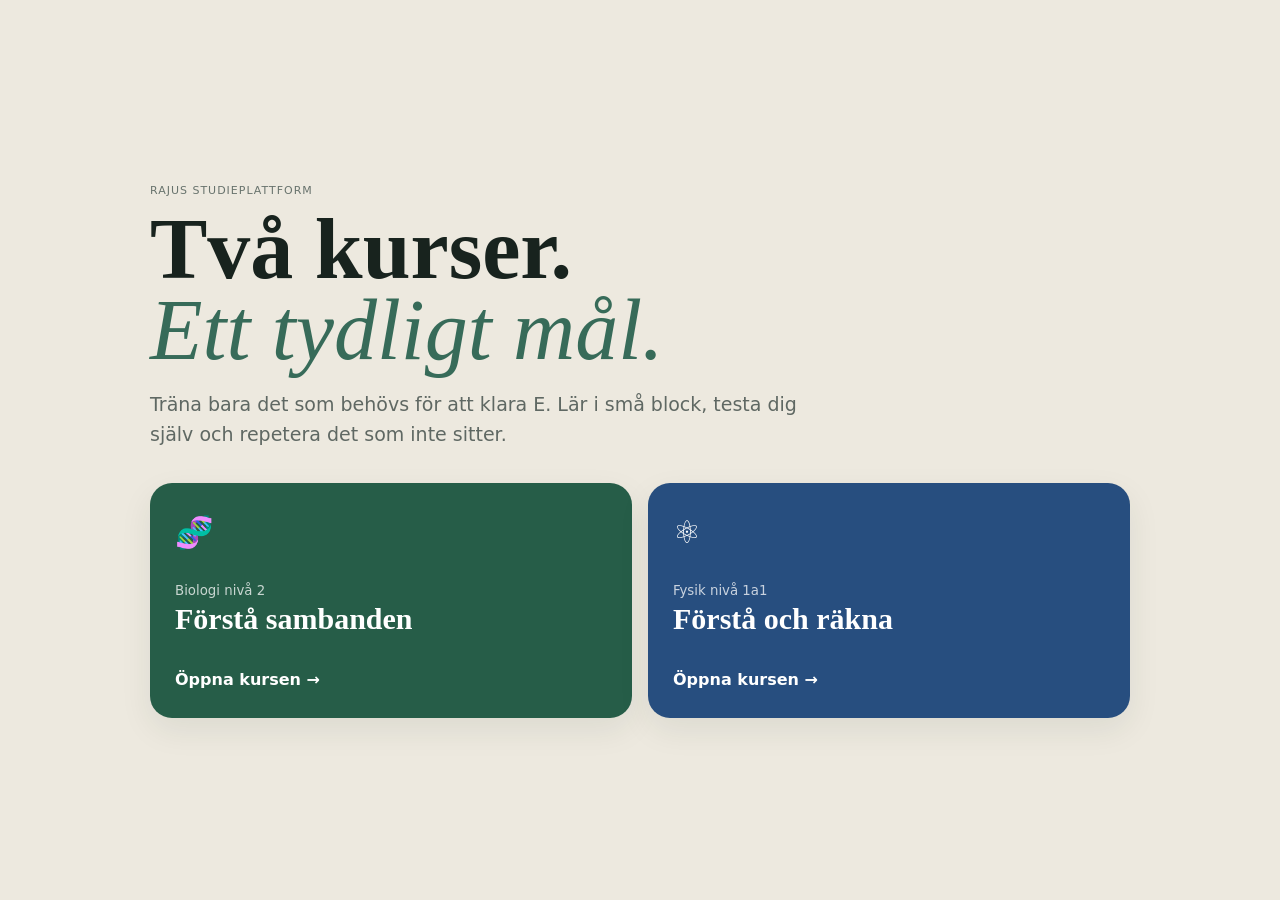
<file: index.html>
<!doctype html><html lang="sv"><head><meta charset="utf-8"><meta name="viewport" content="width=device-width,initial-scale=1"><title>Biologi 2 & Fysik 1a1</title><link rel="stylesheet" href="styles.css"></head><body class="landing"><main class="gate"><span class="eyebrow">RAJUS STUDIEPLATTFORM</span><h1>Två kurser.<br><em>Ett tydligt mål.</em></h1><p>Träna bara det som behövs för att klara E. Lär i små block, testa dig själv och repetera det som inte sitter.</p><div class="course-cards"><a class="course bio" href="biology.html"><span>🧬</span><small>Biologi nivå 2</small><strong>Förstå sambanden</strong><b>Öppna kursen →</b></a><a class="course physics" href="physics.html"><span>⚛️</span><small>Fysik nivå 1a1</small><strong>Förstå och räkna</strong><b>Öppna kursen →</b></a></div></main></body></html>
</file>
<file: styles.css>
:root{--bg:#f3f5f1;--panel:#fff;--ink:#18231e;--muted:#68736d;--line:#d8ded9;--accent:#277253;--soft:#e5f1e9;--yellow:#fff1c9;--red:#f8dedd;--shadow:0 12px 32px rgba(29,48,39,.08)}body[data-course="physics"]{--bg:#f1f4f8;--ink:#172333;--muted:#677282;--line:#d5dce6;--accent:#285f9d;--soft:#e1ecf8}*{box-sizing:border-box}body{margin:0;background:var(--bg);color:var(--ink);font:16px/1.55 Inter,ui-sans-serif,system-ui,-apple-system,"Segoe UI",sans-serif}.shell{display:grid;grid-template-columns:292px minmax(0,1fr);min-height:100vh}.side{position:sticky;top:0;height:100vh;padding:20px;border-right:1px solid var(--line);background:color-mix(in srgb,var(--bg) 82%,#d7d1c2);display:flex;flex-direction:column;gap:18px}.brand{display:flex;gap:12px;align-items:center;color:inherit;text-decoration:none}.brandmark{width:44px;height:44px;border-radius:14px;background:var(--ink);display:grid;place-items:center;font-size:22px}.brand strong,.brand small{display:block}.brand small{font-size:12px;color:var(--muted)}.course-switch{display:grid;gap:6px}.course-switch a{padding:10px 12px;border-radius:11px;color:inherit;text-decoration:none;font-weight:700}.course-switch a.active{background:var(--panel);box-shadow:var(--shadow)}#moduleNav{display:grid;gap:4px;overflow:auto}.mod-btn{border:0;background:transparent;text-align:left;padding:10px 11px;border-radius:11px;color:inherit;cursor:pointer}.mod-btn:hover,.mod-btn.active{background:rgba(255,255,255,.75)}.mod-btn small{display:block;color:var(--muted);font-size:11px}.side-foot{margin-top:auto}.p-row{display:flex;justify-content:space-between;font-size:13px}.track{height:7px;background:#ccd3ce;border-radius:10px;margin:8px 0;overflow:hidden}.bar{height:100%;background:var(--accent);width:0;transition:.25s}.ghost{border:0;background:none;color:var(--muted);cursor:pointer;padding:0}.top{height:70px;border-bottom:1px solid var(--line);display:flex;align-items:center;gap:14px;padding:0 26px;position:sticky;top:0;z-index:4;background:color-mix(in srgb,var(--bg) 90%,transparent);backdrop-filter:blur(10px)}.eyebrow{display:block;font-size:11px;letter-spacing:.09em;color:var(--muted)}.home{margin-left:auto;color:var(--accent);font-weight:750;text-decoration:none}.menu{display:none}.view{max-width:1060px;margin:auto;padding:34px 28px 70px}.hero{display:grid;grid-template-columns:1.3fr .7fr;gap:15px}.hero-card,.focus,.card,.recall,.problem{background:var(--panel);border:1px solid var(--line);border-radius:18px;box-shadow:var(--shadow)}.hero-card{padding:27px}.hero-card h1{font:750 clamp(32px,5vw,54px)/1.02 Georgia,serif;margin:7px 0 13px}.hero-card p{font-size:18px;color:#46534d}.focus{padding:22px;background:var(--ink);color:white}.focus strong,.focus span{display:block}.focus strong{font-size:21px;margin:8px 0}.focus span{font-size:13px;opacity:.8}.section{margin-top:28px}.section h2{font:750 27px/1.2 Georgia,serif;margin:0 0 12px}.grid{display:grid;grid-template-columns:repeat(3,1fr);gap:12px}.card{padding:18px}.card h3{margin:5px 0}.card p{margin:0;color:var(--muted);font-size:14px}.tag{display:inline-block;padding:4px 8px;border-radius:999px;background:var(--soft);color:var(--accent);font-size:12px;font-weight:800}.recall,.problem{padding:22px;margin-top:13px}.recall h3,.problem h3{margin-top:0}.question{font-size:19px;font-weight:750}.reveal{border:1px solid var(--accent);background:var(--soft);color:var(--accent);padding:9px 13px;border-radius:10px;font-weight:750;cursor:pointer}.answer{display:none;margin-top:13px;padding:14px;border-left:4px solid var(--accent);background:var(--soft);border-radius:10px}.answer.show{display:block}.ratings{display:none;gap:7px;margin-top:12px}.ratings.show{display:flex}.rate{border:1px solid var(--line);background:#fff;padding:8px 11px;border-radius:10px;cursor:pointer}.rate[data-v="green"]{background:#e0f0e6}.rate[data-v="yellow"]{background:var(--yellow)}.rate[data-v="red"]{background:var(--red)}.rate.selected{outline:3px solid var(--ink)}.steps{counter-reset:s;display:grid;gap:7px}.steps div{padding:10px 12px;background:var(--bg);border-radius:10px}.steps div:before{counter-increment:s;content:counter(s);display:inline-grid;place-items:center;width:24px;height:24px;background:var(--accent);color:white;border-radius:50%;font-size:12px;margin-right:8px}.formula{font:700 19px ui-monospace,SFMono-Regular,monospace;background:var(--ink);color:white;padding:13px;border-radius:11px;margin:12px 0}.landing{min-height:100vh;display:grid;place-items:center;background:#ede9df}.gate{width:min(980px,92vw);padding:50px 0}.gate h1{font:750 clamp(46px,8vw,86px)/.94 Georgia,serif;margin:10px 0 20px}.gate h1 em{color:#376b59;font-weight:400}.gate>p{max-width:650px;font-size:19px;color:#5f6863}.course-cards{display:grid;grid-template-columns:1fr 1fr;gap:16px;margin-top:34px}.course{min-height:235px;padding:25px;border-radius:22px;color:white;text-decoration:none;display:flex;flex-direction:column;box-shadow:var(--shadow)}.course span{font-size:31px}.course small{margin-top:25px;opacity:.75}.course strong{font:700 30px Georgia,serif}.course b{margin-top:auto}.bio{background:#265d48}.physics{background:#274e7f}@media(max-width:850px){.shell{grid-template-columns:1fr}.side{position:fixed;z-index:10;transform:translateX(-102%);transition:.2s;width:292px}.side.open{transform:none}.menu{display:block;border:0;background:none;font-size:22px}.hero{grid-template-columns:1fr}.grid{grid-template-columns:1fr 1fr}.view{padding:25px 18px 60px}}@media(max-width:560px){.grid,.course-cards{grid-template-columns:1fr}.course{min-height:200px}.gate{padding:28px 0}.view{padding-top:18px}}
</file>
